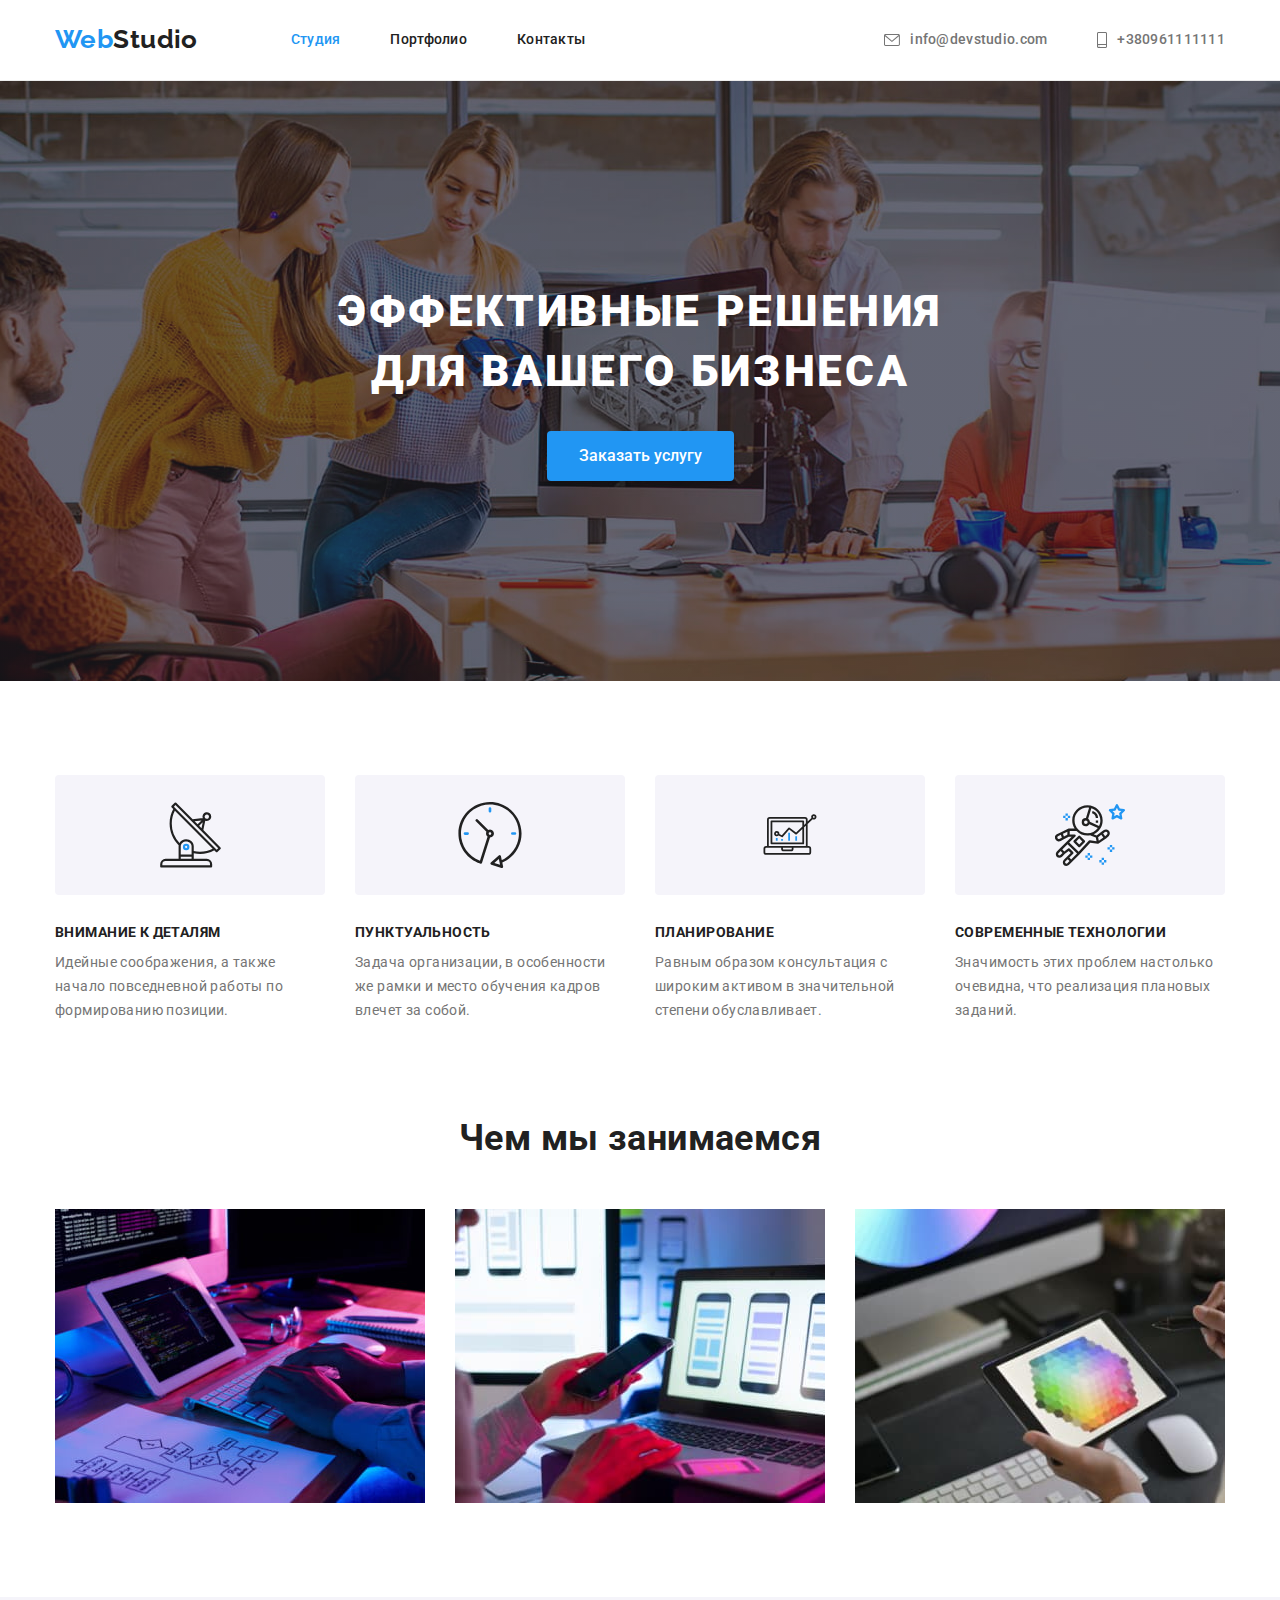
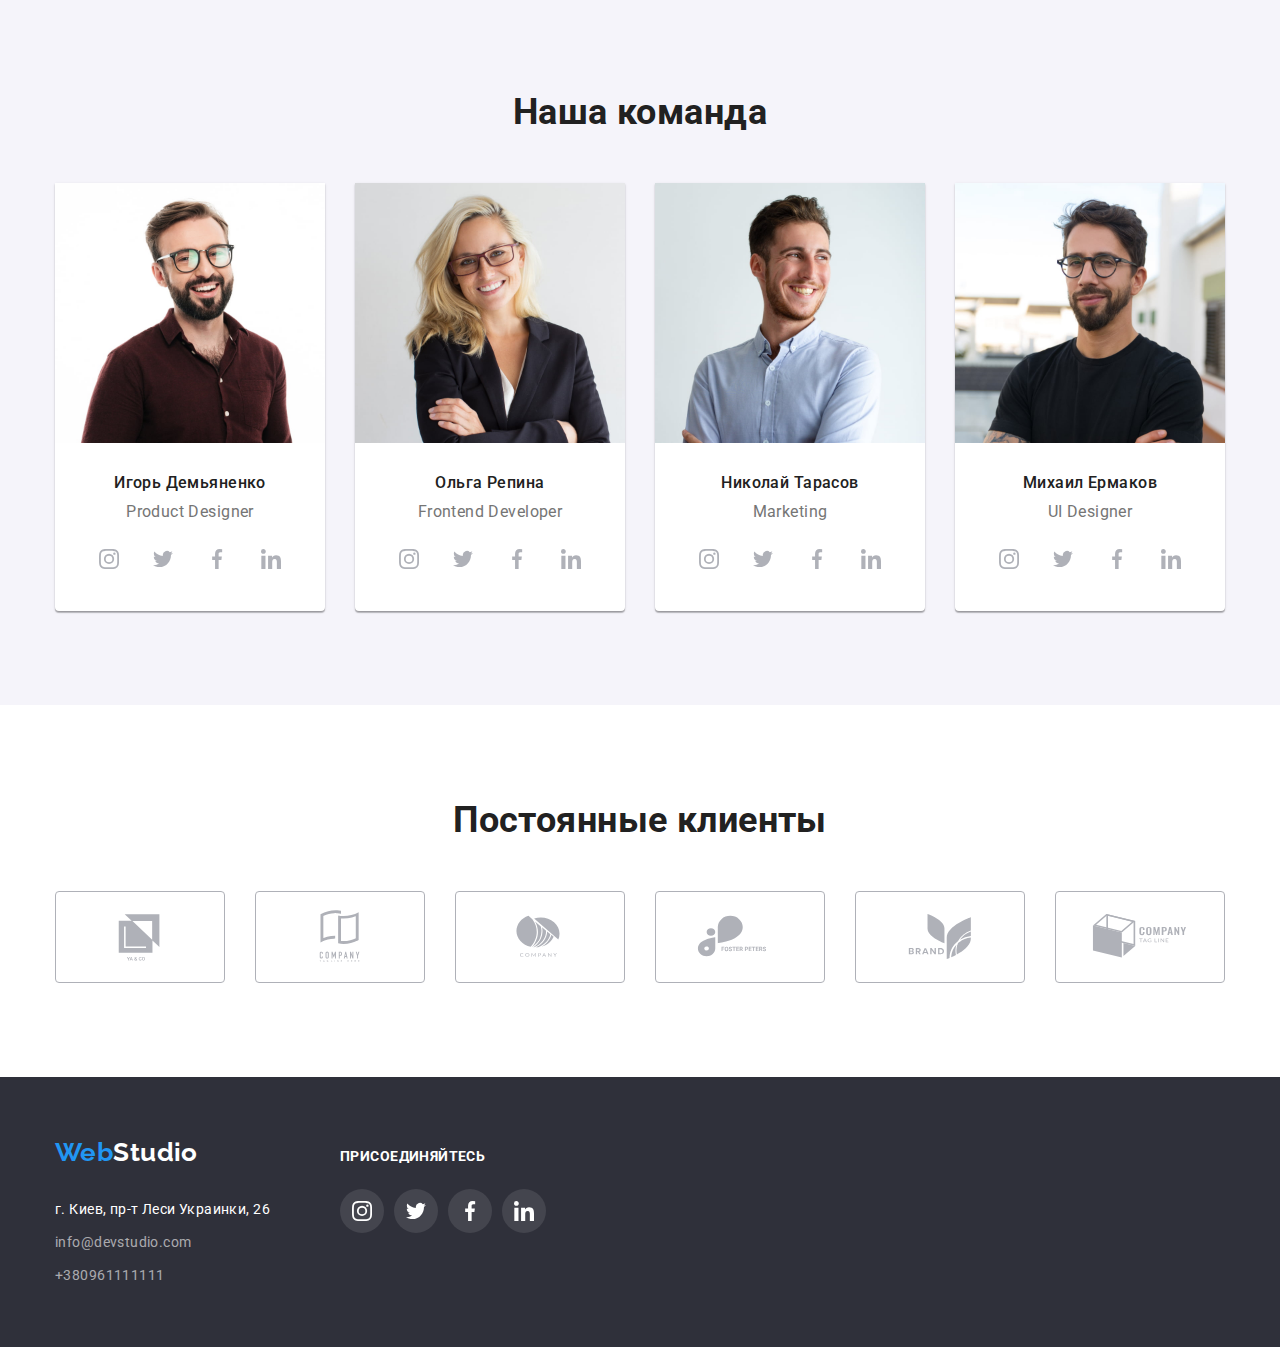
<file: index.html>
<!DOCTYPE html>
<html lang="ru">
  <head>
    <meta charset="UTF-8" />
    <meta http-equiv="X-UA-Compatible" content="IE=edge" />
    <meta name="viewport" content="width=device-width, initial-scale=1.0" />
    <title>Студия</title>
    <link rel="preconnect" href="https://fonts.googleapis.com" />
    <link rel="preconnect" href="https://fonts.gstatic.com" crossorigin />
    <link
      href="https://fonts.googleapis.com/css2?family=Raleway:wght@700&family=Roboto:wght@400;500;700;900&display=swap"
      rel="stylesheet"
    />
    <link
      rel="stylesheet"
      href="https://cdnjs.cloudflare.com/ajax/libs/modern-normalize/1.0.0/modern-normalize.min.css"
    />
    <link rel="stylesheet" href="./css/styles.css" />
  </head>
  <body>
    <header class="header">
      <div class="container header-wrapp">
        <nav class="main-nav">
          <a class="logo link" href="/">
            <span class="logo-accent">Web</span>Studio
          </a>
          <ul class="header-nav list">
            <li class="item">
              <a class="header-nav-link link current" href="./index.html"
                >Студия</a
              >
            </li>
            <li class="item">
              <a class="header-nav-link link" href="./portfolio.html"
                >Портфолио</a
              >
            </li>
            <li class="item">
              <a class="header-nav-link link" href=""> Контакты</a>
            </li>
          </ul>
        </nav>
        <ul class="header-contacts list">
          <li class="item">
            <a
              class="header-contacts-link link"
              href="mailto:info@devstudio.com"
            >
              <svg class="contacts-icon" width="16" height="12">
                <use href="./images/icons.svg#icon-envelope"></use>
              </svg>
              info@devstudio.com</a
            >
          </li>
          <li class="item">
            <a class="header-contacts-link link" href="tel:+380961111111">
              <svg class="contacts-icon" width="10" height="16">
                <use href="./images/icons.svg#icon-smartphone"></use>
              </svg>
              +380961111111</a
            >
          </li>
        </ul>
      </div>
    </header>
    <main>
      <section class="hero">
        <h1 class="hero-title">Эффективные решения<br />для вашего бизнеса</h1>
        <button class="btn btn-primary" type="button">Заказать услугу</button>
      </section>

      <section class="section features">
        <div class="container">
          <h2 class="visually-hidden">Особенности</h2>
          <ul class="features-list list">
            <li class="item">
              <div class="features-thumb">
                <svg class="features-icons" width="65" height="70">
                  <use href="./images/icons.svg#icon-antenna"></use>
                </svg>
              </div>
              <h3 class="features-title">Внимание к деталям</h3>
              <p class="features-text">
                Идейные соображения, а также начало повседневной работы по
                формированию позиции.
              </p>
            </li>
            <li class="item">
              <div class="features-thumb">
                <svg class="features-icons" width="66" height="70">
                  <use href="./images/icons.svg#icon-clock"></use>
                </svg>
              </div>
              <h3 class="features-title">Пунктуальность</h3>
              <p class="features-text">
                Задача организации, в особенности же рамки и место обучения
                кадров влечет за собой.
              </p>
            </li>
            <li class="item">
              <div class="features-thumb">
                <svg class="features-icons" width="70" height="53">
                  <use href="./images/icons.svg#icon-diagram"></use>
                </svg>
              </div>
              <h3 class="features-title">Планирование</h3>
              <p class="features-text">
                Равным образом консультация с широким активом в значительной
                степени обуславливает.
              </p>
            </li>
            <li class="item">
              <div class="features-thumb">
                <svg class="features-icons" width="70" height="70">
                  <use href="./images/icons.svg#icon-astronaut"></use>
                </svg>
              </div>
              <h3 class="features-title">Современные технологии</h3>
              <p class="features-text">
                Значимость этих проблем настолько очевидна, что реализация
                плановых заданий.
              </p>
            </li>
          </ul>
        </div>
      </section>

      <section class="section activity">
        <div class="container">
          <h2 class="section-title">Чем мы занимаемся</h2>
          <ul class="activity-list list">
            <li class="item">
              <img
                src="./images/box-1.jpg"
                alt="Десктопные приложения"
                width="370"
                height="294"
              />
            </li>
            <li class="item">
              <img
                src="./images/box-2.jpg"
                alt="Мобильные приложения"
                width="370"
                height="294"
              />
            </li>
            <li class="item">
              <img
                src="./images/box-3.jpg"
                alt="Дизайнерские решения"
                width="370"
                height="294"
              />
            </li>
          </ul>
        </div>
      </section>
      <section class="section team">
        <div class="container">
          <h2 class="section-title">Наша команда</h2>
          <ul class="team-list list">
            <li class="team-item">
              <img
                src="./images/img-1.jpg"
                alt="Игорь Демьяненко"
                width="270"
                height="260"
              />
              <div class="team-item-text">
                <h3 class="team-item-title">Игорь Демьяненко</h3>
                <p class="team-item-desc" lang="en">Product Designer</p>

                <ul class="social-links-list list">
                  <li class="social-links-item">
                    <a href="#" target="_blank" class="social-link">
                      <svg class="social-icon">
                        <use
                          href="./images/icons.svg#icon-instagram"
                          width="20"
                          height="20"
                        ></use>
                      </svg>
                    </a>
                  </li>
                  <li class="social-links-item">
                    <a href="#" target="_blank" class="social-link">
                      <svg class="social-icon">
                        <use href="./images/icons.svg#icon-twitter"></use>
                      </svg>
                    </a>
                  </li>
                  <li class="social-links-item">
                    <a href="#" target="_blank" class="social-link">
                      <svg class="social-icon">
                        <use
                          href="./images/icons.svg#icon-facebook"
                          width="20"
                          height="20"
                        ></use>
                      </svg>
                    </a>
                  </li>
                  <li class="social-links-item">
                    <a href="#" target="_blank" class="social-link">
                      <svg class="social-icon">
                        <use
                          href="./images/icons.svg#icon-linkedin"
                          width="20"
                          height="20"
                        ></use>
                      </svg>
                    </a>
                  </li>
                </ul>
              </div>
            </li>
            <li class="team-item">
              <img
                src="./images/img-2.jpg"
                alt="Ольга Репина"
                width="270"
                height="260"
              />
              <div class="team-item-text">
                <h3 class="team-item-title">Ольга Репина</h3>
                <p class="team-item-desc" lang="en">Frontend Developer</p>
                <ul class="social-links-list list">
                  <li class="social-links-item">
                    <a href="#" target="_blank" class="social-link">
                      <svg class="social-icon">
                        <use
                          href="./images/icons.svg#icon-instagram"
                          width="20"
                          height="20"
                        ></use>
                      </svg>
                    </a>
                  </li>
                  <li class="social-links-item">
                    <a href="#" target="_blank" class="social-link">
                      <svg class="social-icon">
                        <use href="./images/icons.svg#icon-twitter"></use>
                      </svg>
                    </a>
                  </li>
                  <li class="social-links-item">
                    <a href="#" target="_blank" class="social-link">
                      <svg class="social-icon">
                        <use
                          href="./images/icons.svg#icon-facebook"
                          width="20"
                          height="20"
                        ></use>
                      </svg>
                    </a>
                  </li>
                  <li class="social-links-item">
                    <a href="#" target="_blank" class="social-link">
                      <svg class="social-icon">
                        <use
                          href="./images/icons.svg#icon-linkedin"
                          width="20"
                          height="20"
                        ></use>
                      </svg>
                    </a>
                  </li>
                </ul>
              </div>
            </li>
            <li class="team-item">
              <img
                src="./images/img-3.jpg"
                alt="Николай Тарасов"
                width="270"
                height="260"
              />
              <div class="team-item-text">
                <h3 class="team-item-title">Николай Тарасов</h3>
                <p class="team-item-desc" lang="en">Marketing</p>
                <ul class="social-links-list list">
                  <li class="social-links-item">
                    <a href="#" target="_blank" class="social-link">
                      <svg class="social-icon">
                        <use
                          href="./images/icons.svg#icon-instagram"
                          width="20"
                          height="20"
                        ></use>
                      </svg>
                    </a>
                  </li>
                  <li class="social-links-item">
                    <a href="#" target="_blank" class="social-link">
                      <svg class="social-icon">
                        <use href="./images/icons.svg#icon-twitter"></use>
                      </svg>
                    </a>
                  </li>
                  <li class="social-links-item">
                    <a href="#" target="_blank" class="social-link">
                      <svg class="social-icon">
                        <use
                          href="./images/icons.svg#icon-facebook"
                          width="20"
                          height="20"
                        ></use>
                      </svg>
                    </a>
                  </li>
                  <li class="social-links-item">
                    <a href="#" target="_blank" class="social-link">
                      <svg class="social-icon">
                        <use
                          href="./images/icons.svg#icon-linkedin"
                          width="20"
                          height="20"
                        ></use>
                      </svg>
                    </a>
                  </li>
                </ul>
              </div>
            </li>
            <li class="team-item">
              <img
                src="./images/img-4.jpg"
                alt="Михаил Ермаков"
                width="270"
                height="260"
              />
              <div class="team-item-text">
                <h3 class="team-item-title">Михаил Ермаков</h3>
                <p class="team-item-desc" lang="en">UI Designer</p>
                <ul class="social-links-list list">
                  <li class="social-links-item">
                    <a href="#" target="_blank" class="social-link">
                      <svg class="social-icon">
                        <use
                          href="./images/icons.svg#icon-instagram"
                          width="20"
                          height="20"
                        ></use>
                      </svg>
                    </a>
                  </li>
                  <li class="social-links-item">
                    <a href="#" target="_blank" class="social-link">
                      <svg class="social-icon">
                        <use href="./images/icons.svg#icon-twitter"></use>
                      </svg>
                    </a>
                  </li>
                  <li class="social-links-item">
                    <a href="#" target="_blank" class="social-link">
                      <svg class="social-icon">
                        <use
                          href="./images/icons.svg#icon-facebook"
                          width="20"
                          height="20"
                        ></use>
                      </svg>
                    </a>
                  </li>
                  <li class="social-links-item">
                    <a href="#" target="_blank" class="social-link">
                      <svg class="social-icon">
                        <use
                          href="./images/icons.svg#icon-linkedin"
                          width="20"
                          height="20"
                        ></use>
                      </svg>
                    </a>
                  </li>
                </ul>
              </div>
            </li>
          </ul>
        </div>
      </section>
      <section class="section">
        <div class="container">
          <h2 class="section-title">Постоянные клиенты</h2>
          <ul class="clients-list list">
            <li class="item">
              <a href="#" class="clients-link">
                <svg class="clients-icon">
                  <use href="./images/icons.svg#icon-client-logo1"></use>
                </svg>
              </a>
            </li>
            <li class="item">
              <a href="#" class="clients-link">
                <svg class="clients-icon">
                  <use href="./images/icons.svg#icon-client-logo2"></use>
                </svg>
              </a>
            </li>
            <li class="item">
              <a href="#" class="clients-link">
                <svg class="clients-icon">
                  <use href="./images/icons.svg#icon-client-logo3"></use>
                </svg>
              </a>
            </li>
            <li class="item">
              <a href="#" class="clients-link">
                <svg class="clients-icon">
                  <use href="./images/icons.svg#icon-client-logo4"></use>
                </svg>
              </a>
            </li>
            <li class="item">
              <a href="#" class="clients-link">
                <svg class="clients-icon">
                  <use href="./images/icons.svg#icon-client-logo5"></use>
                </svg>
              </a>
            </li>
            <li class="item">
              <a href="#" class="clients-link">
                <svg class="clients-icon">
                  <use href="./images/icons.svg#icon-client-logo6"></use>
                </svg>
              </a>
            </li>
          </ul>
        </div>
      </section>
    </main>
    <footer class="footer">
      <div class="container footer-wrapp">
        <div class="footer-contacts">
          <a class="footer-logo link" href="/">
            <span class="logo-accent">Web</span>Studio
          </a>
          <address class="footer-address">
            <p class="footer-address-text">г. Киев, пр-т Леси Украинки, 26</p>
            <ul class="footer-contacts list">
              <li class="item">
                <a
                  class="footer-contacts-link link"
                  href="mailto:info@devstudio.com"
                  >info@devstudio.com</a
                >
              </li>
              <li class="item">
                <a class="footer-contacts-link link" href="tel:+380961111111"
                  >+380961111111</a
                >
              </li>
            </ul>
          </address>
        </div>
        <div class="footer-socials">
          <h2 class="footer-title">Присоединяйтесь</h2>
          <ul class="footer-social-links-list list">
            <li class="footer-social-links-item">
              <a href="#" target="_blank" class="footer-social-link">
                <svg class="social-icon">
                  <use
                    href="./images/icons.svg#icon-instagram"
                    width="20"
                    height="20"
                  ></use>
                </svg>
              </a>
            </li>
            <li class="footer-social-links-item">
              <a href="#" target="_blank" class="footer-social-link">
                <svg class="social-icon">
                  <use href="./images/icons.svg#icon-twitter"></use>
                </svg>
              </a>
            </li>
            <li class="footer-social-links-item">
              <a href="#" target="_blank" class="footer-social-link">
                <svg class="social-icon">
                  <use
                    href="./images/icons.svg#icon-facebook"
                    width="20"
                    height="20"
                  ></use>
                </svg>
              </a>
            </li>
            <li class="footer-social-links-item">
              <a href="#" target="_blank" class="footer-social-link">
                <svg class="social-icon">
                  <use
                    href="./images/icons.svg#icon-linkedin"
                    width="20"
                    height="20"
                  ></use>
                </svg>
              </a>
            </li>
          </ul>
        </div>
      </div>
    </footer>
  </body>
</html>
</file>
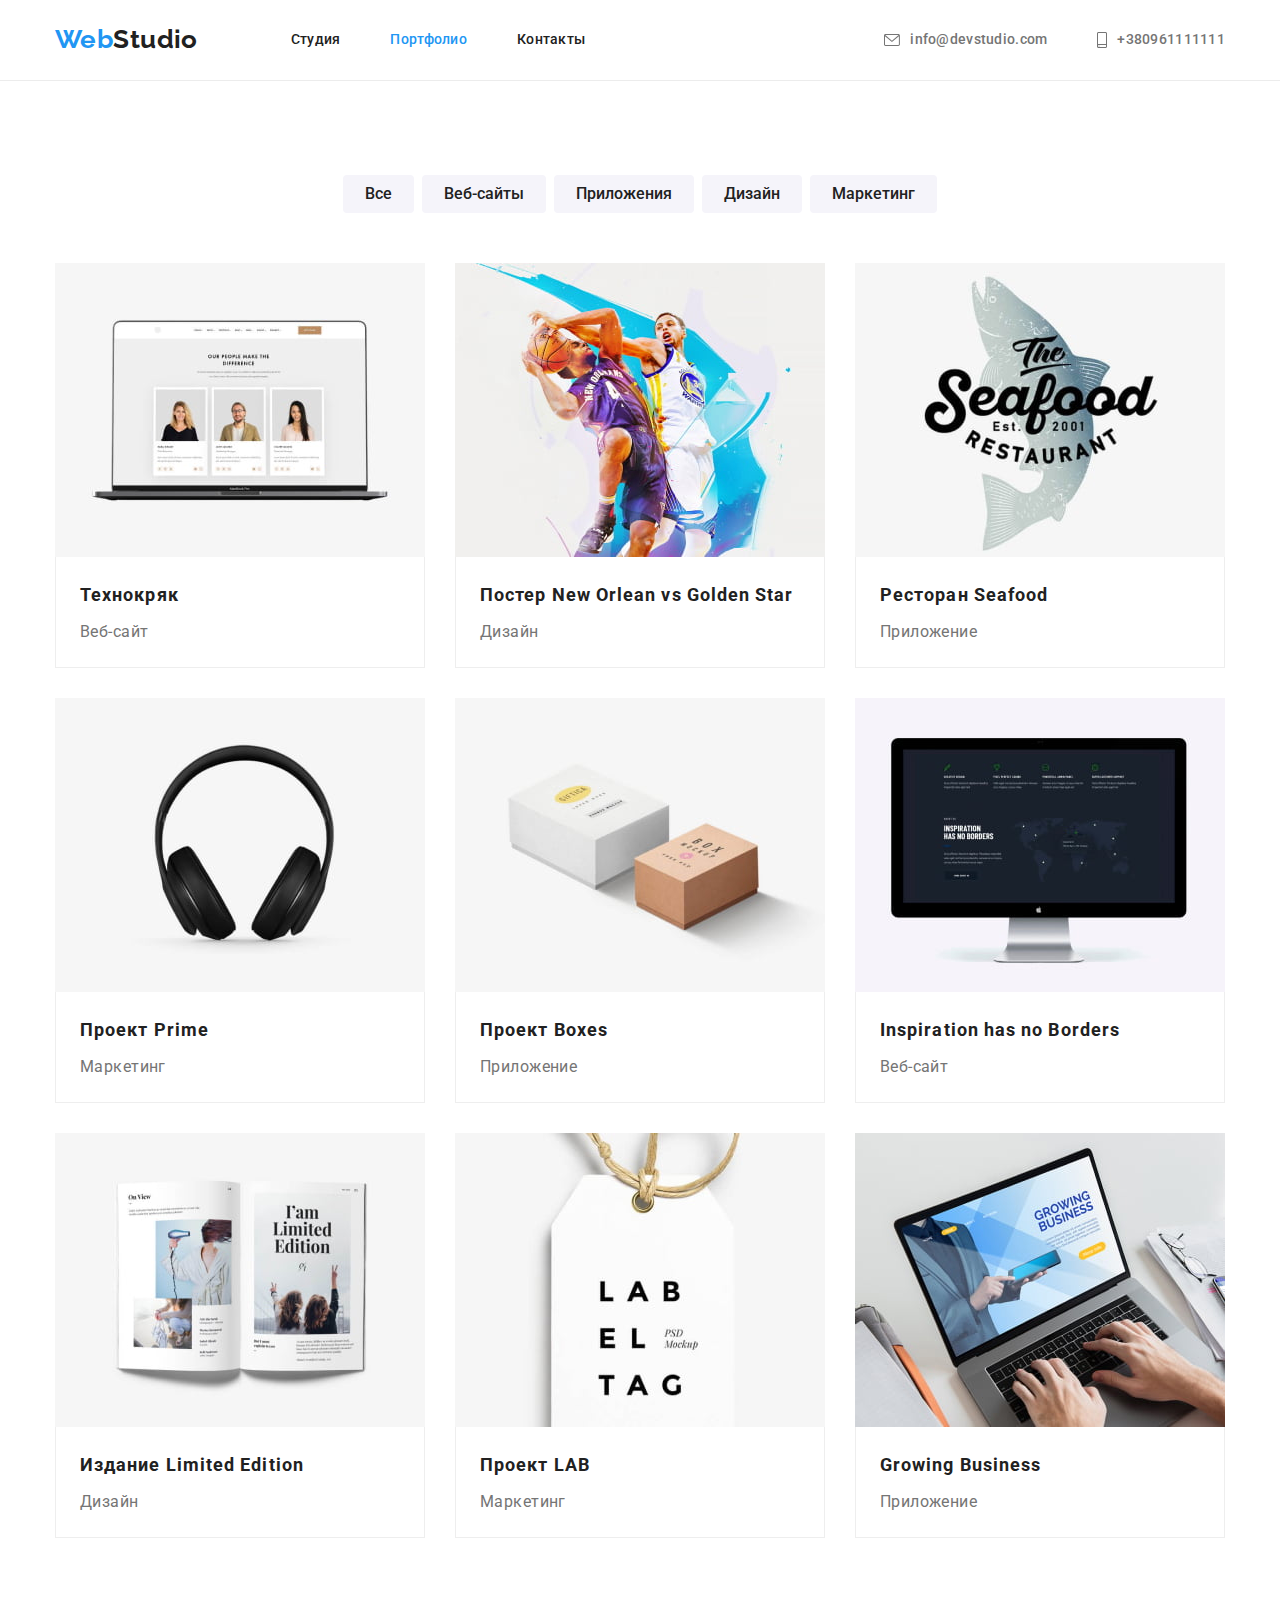
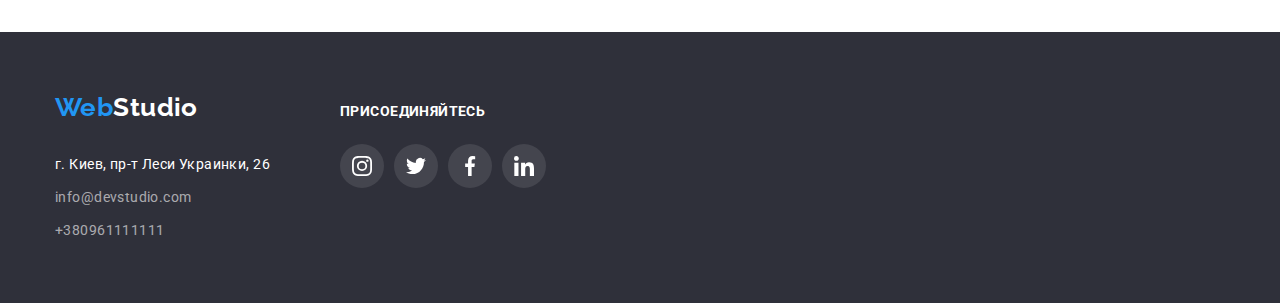
<file: portfolio.html>
<!DOCTYPE html>
<html lang="ru">
  <head>
    <meta charset="UTF-8" />
    <meta http-equiv="X-UA-Compatible" content="IE=edge" />
    <meta name="viewport" content="width=device-width, initial-scale=1.0" />
    <title>Портфолио</title>
    <link rel="preconnect" href="https://fonts.googleapis.com" />
    <link rel="preconnect" href="https://fonts.gstatic.com" crossorigin />
    <link
      href="https://fonts.googleapis.com/css2?family=Raleway:wght@700&family=Roboto:wght@400;500;700;900&display=swap"
      rel="stylesheet"
    />
    <link
      rel="stylesheet"
      href="https://cdnjs.cloudflare.com/ajax/libs/modern-normalize/1.0.0/modern-normalize.min.css"
    />
    <link rel="stylesheet" href="./css/styles.css" />
  </head>
  <body>
    <header class="header">
      <div class="container header-wrapp">
        <nav class="main-nav">
          <a class="logo link" href="/">
            <span class="logo-accent">Web</span>Studio
          </a>
          <ul class="header-nav list">
            <li class="item">
              <a class="header-nav-link link" href="./index.html">Студия</a>
            </li>
            <li class="item">
              <a class="header-nav-link link current" href="./portfolio.html"
                >Портфолио</a
              >
            </li>
            <li class="item">
              <a class="header-nav-link link" href=""> Контакты</a>
            </li>
          </ul>
        </nav>
        <ul class="header-contacts list">
          <li class="item">
            <a
              class="header-contacts-link link"
              href="mailto:info@devstudio.com"
            >
              <svg class="contacts-icon" width="16" height="12">
                <use href="./images/icons.svg#icon-envelope"></use>
              </svg>
              info@devstudio.com</a
            >
          </li>
          <li class="item">
            <a class="header-contacts-link link" href="tel:+380961111111">
              <svg class="contacts-icon" width="10" height="16">
                <use href="./images/icons.svg#icon-smartphone"></use>
              </svg>
              +380961111111</a
            >
          </li>
        </ul>
      </div>
    </header>
    <main>
      <section class="section portfolio">
        <div class="container">
          <h1 class="visually-hidden">Портфолио</h1>
          <ul class="filter-list list">
            <li class="item">
              <button class="btn btn-secondary" type="button">Все</button>
            </li>
            <li class="item">
              <button class="btn btn-secondary" type="button">Веб-сайты</button>
            </li>
            <li class="item">
              <button class="btn btn-secondary" type="button">
                Приложения
              </button>
            </li>
            <li class="item">
              <button class="btn btn-secondary" type="button">Дизайн</button>
            </li>
            <li class="item">
              <button class="btn btn-secondary" type="button">Маркетинг</button>
            </li>
          </ul>
          <h2 class="visually-hidden">Все</h2>
          <ul class="projects-list list">
            <li class="item">
              <a href="#" class="projects-link link">
                <img
                  src="./images/portfolio/img.jpg"
                  alt="Технокряк"
                  width="370"
                  height="294"
                />
                <div class="projects-text">
                  <h3 class="projects-title">Технокряк</h3>
                  <p class="projects-desc">Веб-сайт</p>
                </div>
              </a>
            </li>
            <li class="item">
              <a href="#" class="projects-link link">
                <img
                  src="./images/portfolio/img-1.jpg"
                  alt="Постер New Orlean vs Golden Star"
                  width="370"
                  height="294"
                />
                <div class="projects-text">
                  <h3 class="projects-title">
                    Постер New Orlean vs Golden Star
                  </h3>
                  <p class="projects-desc">Дизайн</p>
                </div>
              </a>
            </li>
            <li class="item">
              <a href="#" class="projects-link link">
                <img
                  src="./images/portfolio/img-2.jpg"
                  alt="Ресторан Seafood"
                  width="370"
                  height="294"
                />
                <div class="projects-text">
                  <h3 class="projects-title">Ресторан Seafood</h3>
                  <p class="projects-desc">Приложение</p>
                </div>
              </a>
            </li>
            <li class="item">
              <a href="#" class="projects-link link">
                <img
                  src="./images/portfolio/img-3.jpg"
                  alt="Проект Prime"
                  width="370"
                  height="294"
                />
                <div class="projects-text">
                  <h3 class="projects-title">Проект Prime</h3>
                  <p class="projects-desc">Маркетинг</p>
                </div>
              </a>
            </li>
            <li class="item">
              <a href="#" class="projects-link link">
                <img
                  src="./images/portfolio/img-4.jpg"
                  alt="Проект Boxes"
                  width="370"
                  height="294"
                />
                <div class="projects-text">
                  <h3 class="projects-title">Проект Boxes</h3>
                  <p class="projects-desc">Приложение</p>
                </div>
              </a>
            </li>
            <li class="item">
              <a href="#" class="projects-link link">
                <img
                  src="./images/portfolio/img-5.jpg"
                  alt="Inspiration has no Borders"
                  width="370"
                  height="294"
                />
                <div class="projects-text">
                  <h3 class="projects-title">Inspiration has no Borders</h3>
                  <p class="projects-desc">Веб-сайт</p>
                </div>
              </a>
            </li>
            <li class="item">
              <a href="#" class="projects-link link">
                <img
                  src="./images/portfolio/img-6.jpg"
                  alt="Издание Limited Edition"
                  width="370"
                  height="294"
                />
                <div class="projects-text">
                  <h3 class="projects-title">Издание Limited Edition</h3>
                  <p class="projects-desc">Дизайн</p>
                </div>
              </a>
            </li>
            <li class="item">
              <a href="#" class="projects-link link">
                <img
                  src="./images/portfolio/img-7.jpg"
                  alt="Проект LAB"
                  width="370"
                  height="294"
                />
                <div class="projects-text">
                  <h3 class="projects-title">Проект LAB</h3>
                  <p class="projects-desc">Маркетинг</p>
                </div>
              </a>
            </li>
            <li class="item">
              <a href="#" class="projects-link link">
                <img
                  src="./images/portfolio/img-8.jpg"
                  alt="Growing Business"
                  width="370"
                  height="294"
                />
                <div class="projects-text">
                  <h3 class="projects-title">Growing Business</h3>
                  <p class="projects-desc">Приложение</p>
                </div>
              </a>
            </li>
          </ul>
        </div>
      </section>
    </main>
    <footer class="footer">
      <div class="container footer-wrapp">
        <div class="footer-contacts">
          <a class="footer-logo link" href="/">
            <span class="logo-accent">Web</span>Studio
          </a>
          <address class="footer-address">
            <p class="footer-address-text">г. Киев, пр-т Леси Украинки, 26</p>
            <ul class="footer-contacts list">
              <li class="item">
                <a
                  class="footer-contacts-link link"
                  href="mailto:info@devstudio.com"
                  >info@devstudio.com</a
                >
              </li>
              <li class="item">
                <a class="footer-contacts-link link" href="tel:+380961111111"
                  >+380961111111</a
                >
              </li>
            </ul>
          </address>
        </div>
        <div class="footer-socials">
          <h2 class="footer-title">Присоединяйтесь</h2>
          <ul class="footer-social-links-list list">
            <li class="footer-social-links-item">
              <a href="#" target="_blank" class="footer-social-link">
                <svg class="social-icon">
                  <use
                    href="./images/icons.svg#icon-instagram"
                    width="20"
                    height="20"
                  ></use>
                </svg>
              </a>
            </li>
            <li class="footer-social-links-item">
              <a href="#" target="_blank" class="footer-social-link">
                <svg class="social-icon">
                  <use href="./images/icons.svg#icon-twitter"></use>
                </svg>
              </a>
            </li>
            <li class="footer-social-links-item">
              <a href="#" target="_blank" class="footer-social-link">
                <svg class="social-icon">
                  <use
                    href="./images/icons.svg#icon-facebook"
                    width="20"
                    height="20"
                  ></use>
                </svg>
              </a>
            </li>
            <li class="footer-social-links-item">
              <a href="#" target="_blank" class="footer-social-link">
                <svg class="social-icon">
                  <use
                    href="./images/icons.svg#icon-linkedin"
                    width="20"
                    height="20"
                  ></use>
                </svg>
              </a>
            </li>
          </ul>
        </div>
      </div>
    </footer>
  </body>
</html>
</file>
<file: css/styles.css>
:root {
  --primary-text-color: #757575;
  --secondary-text-color: #212121;
  --accent-color: #2196f3;
  --primary-white-color: #fff;

  --secondary-btn-bgcolor: #f5f4fa;
}

body {
  font: 14px/1.71 "Roboto", sans-serif;
  color: var(--primary-text-color);
  letter-spacing: 0.03em;
}

.container {
  width: 1200px;
  padding: 0 15px;
  margin: 0 auto;
}

.section {
  padding: 94px 0;
}

h1,
h2,
h3,
h4,
h5,
h6 {
  margin: 0;
  padding: 0;
  border: 0;
  outline: 0;
  font-size: 100%;
  vertical-align: baseline;
  background: transparent;
}
p {
  margin: 0;
}
img {
  display: block;
  max-width: 100%;
}
.link {
  text-decoration: none;
}
.list {
  padding: 0;
  margin: 0;
  list-style: none;
}

.visually-hidden {
  position: absolute;
  width: 1px;
  height: 1px;
  margin: -1px;
  border: 0;
  padding: 0;

  white-space: nowrap;
  clip-path: inset(100%);
  clip: rect(0 0 0 0);
  overflow: hidden;
}

.logo {
  display: block;
  padding: 24px 0 25px 0;

  color: var(--secondary-text-color);
  font: 700 26px/1.19 "Raleway", sans-serif;
}
.logo-accent {
  color: var(--accent-color);
}
.footer-logo {
  display: block;
  margin-bottom: 30px;

  font: 700 26px/1.19 "Raleway", sans-serif;
  color: var(--primary-white-color);
}

.header {
  border-bottom: 1px solid #ececec;
}
.header-wrapp {
  display: flex;
  align-items: center;
}
.main-nav {
  display: flex;
}
.header-nav {
  display: flex;
  margin-left: 93px;
}
.header-nav .item + .item {
  margin-left: 50px;
}

.header-nav-link {
  display: block;
  padding: 32px 0;

  color: var(--secondary-text-color);
  font-weight: 500;
  line-height: 1.14;
  letter-spacing: 0.02em;
}
.header-nav-link:hover,
.header-nav-link:focus {
  color: var(--accent-color);
}
.header-nav-link.current {
  color: var(--accent-color);
}

.header-contacts {
  display: flex;
  margin-left: auto;
}
.header-contacts .item + .item {
  margin-left: 50px;
}

.header-contacts-link {
  display: flex;
  align-items: center;

  font-weight: 500;
  line-height: 1.14;
  letter-spacing: 0.02em;
  color: var(--primary-text-color);
  fill: var(--primary-text-color);
}
.header-contacts-link:hover,
.header-contacts-link:focus {
  color: var(--accent-color);
  fill: var(--accent-color);
}
.contacts-icon {
  margin-right: 10px;
}
.footer {
  padding: 60px 0;
  background-color: #2f303a;
}
.footer-address {
  font-style: normal;
}
.footer-address-text {
  color: var(--primary-white-color);
  margin-bottom: 9px;
}
.footer-contacts-link {
  color: rgba(255, 255, 255, 0.6);
}
.footer-contacts .item + .item {
  margin-top: 9px;
}
.footer-contacts-link:hover,
.footer-contacts-link:focus {
  color: var(--accent-color);
}
.footer-title {
  margin-bottom: 20px;
  font-size: 14px;
  line-height: 1, 142857142857143;
  letter-spacing: 0.03em;
  text-transform: uppercase;
  color: var(--primary-white-color);
}

.hero {
  max-width: 1600px;
  height: 600px;
  background-color: #c4c4c4;
  background-image: linear-gradient(
      to top,
      rgba(47, 48, 58, 0.4),
      rgba(47, 48, 58, 0.4)
    ),
    url("../images/hero.jpg");
  background-repeat: no-repeat;
  background-position: center;
  margin: 0 auto;
  padding-top: 200px;
  padding-bottom: 200px;
  text-align: center;
}
.hero-title {
  font-weight: 900;
  font-size: 44px;
  line-height: 1.364;
  text-align: center;
  letter-spacing: 0.06em;
  text-transform: uppercase;
  color: var(--primary-white-color);
}

.section-title {
  margin-bottom: 50px;
  font-size: 36px;
  font-weight: 700;
  line-height: 1.1667;
  text-align: center;
  color: var(--secondary-text-color);
}
.features {
  padding-bottom: 0;
}
.features-list {
  display: flex;
}
.features-list .item {
  width: 270px;
}

.features-list .item + .item {
  margin-left: 30px;
}

.features-thumb {
  display: flex;
  align-items: center;
  justify-content: center;
  height: 120px;
  background-color: #f5f4fa;
  margin-bottom: 30px;
  border-radius: 4px;
}

.features-title {
  margin-bottom: 10px;
  font-weight: 700;
  line-height: 1.14;
  text-transform: uppercase;
  color: var(--secondary-text-color);
}
.section-features-title {
  visibility: hidden;
}
.activity-list {
  display: flex;
}
.activity-list .item {
  width: 370px;
}
.activity-list .item + .item {
  margin-left: 30px;
}

.team {
  background-color: #f5f4fa;
}
.team-list {
  display: flex;
}
.team-item + .team-item {
  margin-left: 30px;
}
.team-item {
  background: #ffffff;
  box-shadow: 0px 1px 3px rgba(0, 0, 0, 0.12), 0px 1px 1px rgba(0, 0, 0, 0.14),
    0px 2px 1px rgba(0, 0, 0, 0.2);
  border-radius: 0px 0px 4px 4px;
}
.team-item-text {
  padding: 30px 0;
}
.team-item-title {
  margin-bottom: 10px;
  font-size: 16px;
  font-weight: 500;
  line-height: 1.1875;
  text-align: center;
  color: var(--secondary-text-color);
}
.team-item-desc {
  font-size: 16px;
  line-height: 1.1875;
  text-align: center;
  margin-bottom: 16px;
}

.social-links-list {
  display: flex;
  justify-content: center;
}
.social-links-item + .social-links-item {
  margin-left: 10px;
}
.social-link {
  display: flex;
  align-items: center;
  justify-content: center;
  width: 44px;
  height: 44px;
  border-radius: 50%;
  fill: #afb1b8;
}
.social-link:hover,
.social-link:focus {
  fill: var(--primary-white-color);
  background-color: var(--accent-color);
}
.social-icon {
  width: 20px;
  height: 20px;
}
.footer-wrapp {
  display: flex;
  align-items: baseline;
}
.footer-socials {
  margin-left: 70px;
}
.footer-social-links-list {
  display: flex;
}
.footer-social-links-item + .footer-social-links-item {
  margin-left: 10px;
}
.footer-social-link {
  display: flex;
  align-items: center;
  justify-content: center;
  width: 44px;
  height: 44px;
  border-radius: 50%;
  fill: var(--primary-white-color);
  background: rgba(255, 255, 255, 0.1);
}
.footer-social-link:hover,
.footer-social-link:focus {
  fill: var(--primary-white-color);
  background-color: var(--accent-color);
}

.clients-list {
  display: flex;
}
.clients-list .item {
  width: 170px;
  height: 92px;
}
.clients-list .item + .item {
  margin-left: 30px;
}

.clients-link {
  display: flex;
  align-items: center;
  justify-content: center;
  width: 100%;
  height: 100%;
  fill: #afb1b8;
  border: 1px solid #afb1b8;
  border-radius: 4px;
}

.clients-link:hover,
.clients-link:focus {
  fill: var(--accent-color);
  border: 1px solid var(--accent-color);
}

.clients-icon {
  width: 106px;
  height: 60px;
}

.btn {
  font-family: "Roboto", sans-serif;
  border-radius: 4px;
  border: transparent;
  cursor: pointer;
}
.btn.btn-primary {
  margin-top: 30px;
  padding: 10px 32px;
  font-size: 16px;
  font-weight: 500;
  line-height: 1.875;
  color: var(--primary-white-color);
  background-color: var(--accent-color);
  box-shadow: 0px 4px 4px rgba(0, 0, 0, 0.15);
}
.btn.btn-secondary {
  padding: 6px 22px;
  font-size: 16px;
  font-weight: 500;
  line-height: 1.625;
  color: var(--secondary-text-color);
  background-color: var(--secondary-btn-bgcolor);
}
.btn.btn-secondary:hover,
.btn.btn-secondary:focus {
  color: var(--primary-white-color);
  background-color: var(--accent-color);
  box-shadow: 0px 3px 1px rgba(0, 0, 0, 0.1), 0px 1px 2px rgba(0, 0, 0, 0.08),
    0px 2px 2px rgba(0, 0, 0, 0.12);
}

.filter-list {
  display: flex;
  justify-content: center;
  margin-bottom: 50px;
}
.filter-list .item + .item {
  margin-left: 8px;
}

.projects-list {
  display: flex;
  flex-wrap: wrap;
}
.projects-list .item {
  width: calc((100% - 60px) / 3);
  margin-right: 30px;
  margin-bottom: 30px;
}

.projects-link {
  display: block;
}
.projects-link:hover,
.projects-link:focus {
  box-shadow: 0px 1px 1px rgba(0, 0, 0, 0.12), 0px 4px 4px rgba(0, 0, 0, 0.06),
    1px 4px 6px rgba(0, 0, 0, 0.16);
  cursor: pointer;
}
.projects-list .item:nth-child(3n) {
  margin-right: 0;
}
.projects-list .item:nth-last-child(-n + 3) {
  margin-bottom: 0;
}
.projects-text {
  padding: 20px 24px;
  border: 1px solid #eeeeee;
  border-top: 0;
}
.projects-title {
  margin-bottom: 4px;
  font-size: 18px;
  font-weight: 700;
  line-height: 2;
  letter-spacing: 0.06em;
  color: var(--secondary-text-color);
}
.projects-desc {
  font-size: 16px;
  line-height: 1.875;
  color: var(--primary-text-color);
}
</file>
